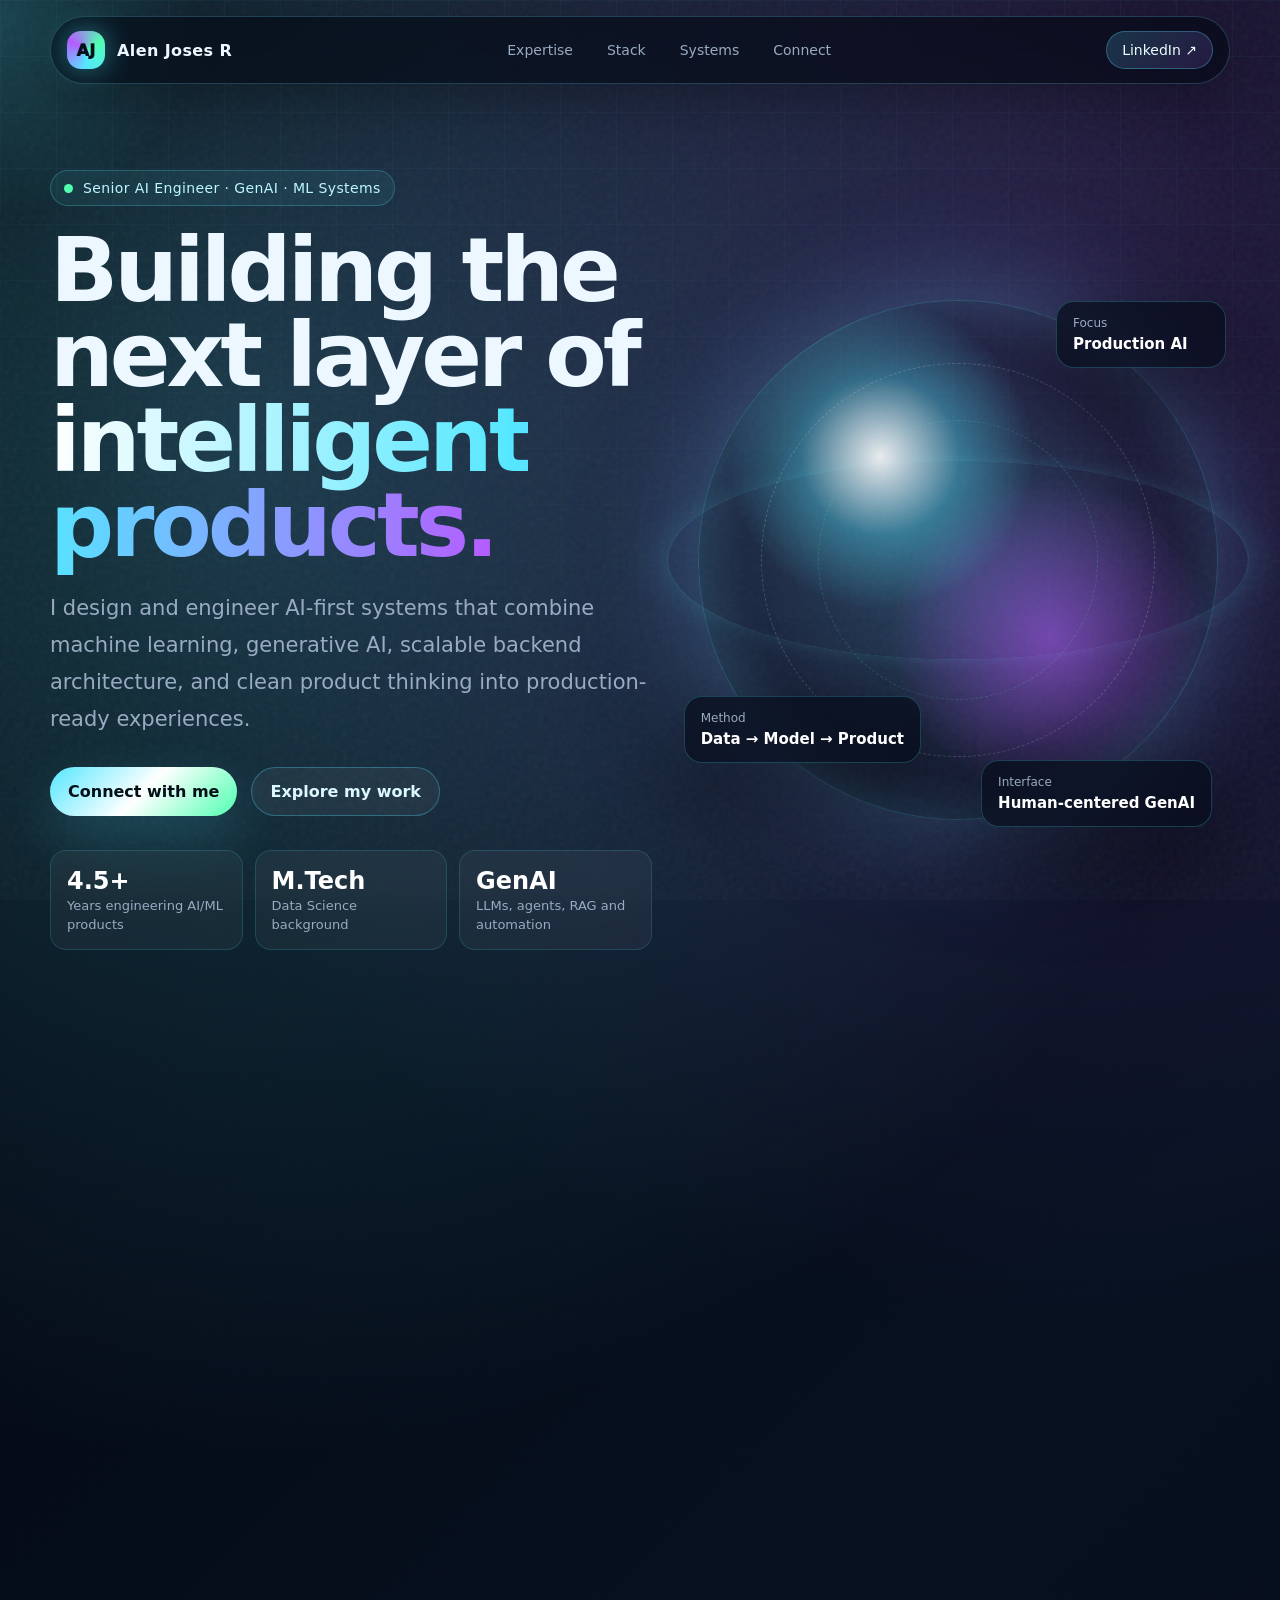
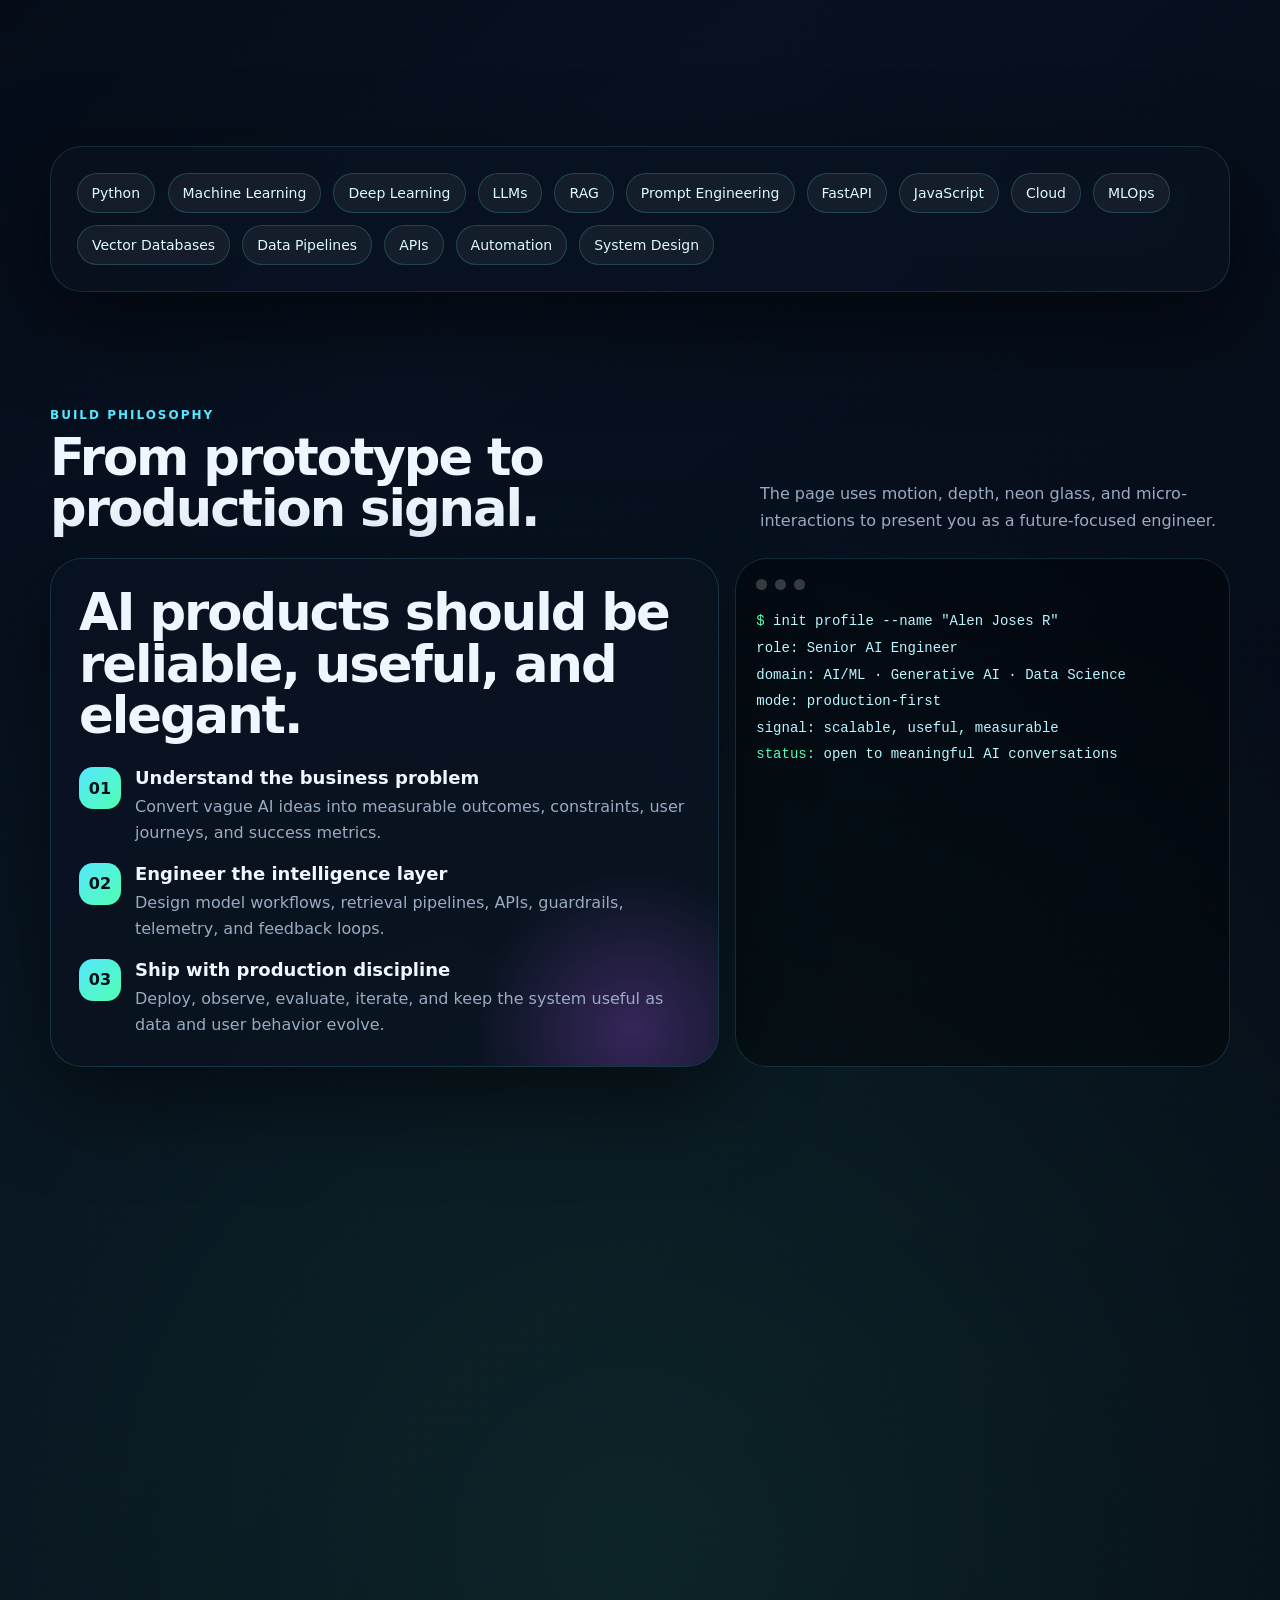
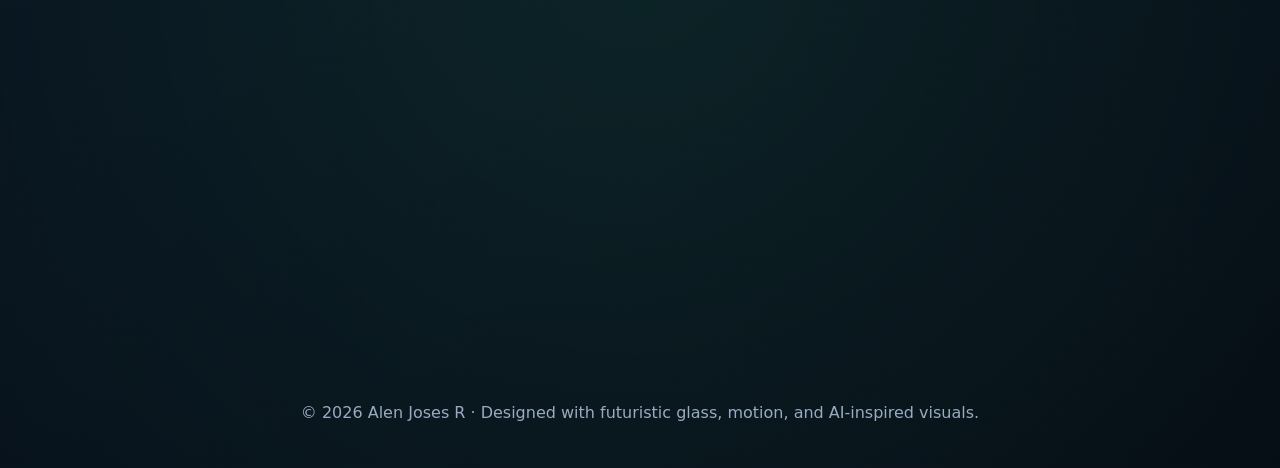
<file: index.html>
<!DOCTYPE html>
<html lang="en">
<head>
  <meta charset="UTF-8" />
  <meta name="viewport" content="width=device-width, initial-scale=1.0" />
  <title>Alen Joses R | AI/ML Engineer</title>
  <meta name="description" content="Futuristic portfolio landing page for Alen Joses R, AI/ML Engineer." />

  <link rel="icon" type="image/svg+xml" href="favicon.svg" />
  <link rel="stylesheet" href="css/styles.css" />

</head>
<body>
  <div class="noise"></div>
  <div class="cursor-glow" id="cursorGlow"></div>

  <header class="shell nav">
    <a href="#top" class="brand" aria-label="Alen Joses R home">
      <div class="brand-mark">AJ</div>
      <span>Alen Joses R</span>
    </a>

    <nav class="nav-links" aria-label="Primary navigation">
      <a href="#expertise">Expertise</a>
      <a href="#stack">Stack</a>
      <a href="#systems">Systems</a>
      <a href="#connect">Connect</a>
    </nav>

    <a class="nav-cta" href="https://in.linkedin.com/in/alenjoses-aiml-engineer" target="_blank" rel="noreferrer">
      LinkedIn ↗
    </a>
  </header>

  <main id="top">

    <!-- Hero -->
    <section class="shell hero">
      <div class="hero-copy reveal">
        <div class="eyebrow"><span class="pulse"></span> Senior AI Engineer · GenAI · ML Systems</div>
        <h1>Building the next layer of <span class="gradient-text">intelligent products.</span></h1>
        <p>
          I design and engineer AI-first systems that combine machine learning, generative AI, scalable backend architecture, and clean product thinking into production-ready experiences.
        </p>

        <div class="hero-actions">
          <a class="btn-primary" href="#connect">Connect with me</a>
          <a class="btn-ghost" href="#systems">Explore my work</a>
        </div>

        <div class="mini-stats" aria-label="Profile highlights">
          <div class="stat">
            <strong>4.5+</strong>
            <span>Years engineering AI/ML products</span>
          </div>
          <div class="stat">
            <strong>M.Tech</strong>
            <span>Data Science background</span>
          </div>
          <div class="stat">
            <strong>GenAI</strong>
            <span>LLMs, agents, RAG and automation</span>
          </div>
        </div>
      </div>

      <div class="hero-visual reveal" aria-hidden="true">
        <div class="orb-wrap" data-tilt>
          <div class="ring"></div>
          <div class="orb"></div>
        </div>

        <div class="node node-1" data-tilt>
          <small>Focus</small>
          <strong>Production AI</strong>
        </div>
        <div class="node node-2" data-tilt>
          <small>Method</small>
          <strong>Data → Model → Product</strong>
        </div>
        <div class="node node-3" data-tilt>
          <small>Interface</small>
          <strong>Human-centered GenAI</strong>
        </div>
      </div>
    </section>

    <!-- Expertise -->
    <section class="shell" id="expertise">
      <div class="section-head reveal">
        <div>
          <div class="section-kicker">Expertise</div>
          <h2>Where intelligence meets engineering.</h2>
        </div>
        <p>Use these sections as your portfolio pillars. Replace the descriptions with exact achievements, metrics, and project names when you are ready.</p>
      </div>

      <div class="cards">
        <article class="card reveal">
          <div class="icon">🧠</div>
          <h3>Generative AI Systems</h3>
          <p>RAG workflows, LLM integrations, agentic automation, prompt orchestration, evaluation loops, and secure enterprise AI experiences.</p>
        </article>
        <article class="card reveal">
          <div class="icon">⚙️</div>
          <h3>ML Engineering</h3>
          <p>Model development, feature pipelines, experimentation, deployment, monitoring, and reliable lifecycle management for ML-powered products.</p>
        </article>
        <article class="card reveal">
          <div class="icon">🚀</div>
          <h3>Product Architecture</h3>
          <p>Backend services, APIs, cloud-native patterns, scalable integrations, and polished user experiences around intelligent capabilities.</p>
        </article>
      </div>
    </section>

    <!-- Tech Stack -->
    <section class="shell" id="stack">
      <div class="section-head reveal">
        <div>
          <div class="section-kicker">Tech Stack</div>
          <h2>Modern tools for AI delivery.</h2>
        </div>
        <p>A visual skill cloud that feels alive. Edit the labels to match your strongest tools and frameworks.</p>
      </div>

      <div class="tech-cloud reveal" id="techCloud">
        <span class="chip">Python</span>
        <span class="chip">Machine Learning</span>
        <span class="chip">Deep Learning</span>
        <span class="chip">LLMs</span>
        <span class="chip">RAG</span>
        <span class="chip">Prompt Engineering</span>
        <span class="chip">FastAPI</span>
        <span class="chip">JavaScript</span>
        <span class="chip">Cloud</span>
        <span class="chip">MLOps</span>
        <span class="chip">Vector Databases</span>
        <span class="chip">Data Pipelines</span>
        <span class="chip">APIs</span>
        <span class="chip">Automation</span>
        <span class="chip">System Design</span>
      </div>
    </section>

    <!-- Build Philosophy -->
    <section class="shell" id="systems">
      <div class="section-head reveal">
        <div>
          <div class="section-kicker">Build Philosophy</div>
          <h2>From prototype to production signal.</h2>
        </div>
        <p>The page uses motion, depth, neon glass, and micro-interactions to present you as a future-focused engineer.</p>
      </div>

      <div class="project-grid">
        <div class="feature-panel reveal">
          <h2>AI products should be reliable, useful, and elegant.</h2>
          <div class="timeline">
            <div class="step">
              <div class="step-number">01</div>
              <div>
                <h3>Understand the business problem</h3>
                <p>Convert vague AI ideas into measurable outcomes, constraints, user journeys, and success metrics.</p>
              </div>
            </div>
            <div class="step">
              <div class="step-number">02</div>
              <div>
                <h3>Engineer the intelligence layer</h3>
                <p>Design model workflows, retrieval pipelines, APIs, guardrails, telemetry, and feedback loops.</p>
              </div>
            </div>
            <div class="step">
              <div class="step-number">03</div>
              <div>
                <h3>Ship with production discipline</h3>
                <p>Deploy, observe, evaluate, iterate, and keep the system useful as data and user behavior evolve.</p>
              </div>
            </div>
          </div>
        </div>

        <div class="terminal reveal" aria-label="Animated terminal style profile summary">
          <div class="terminal-top">
            <span class="dot"></span><span class="dot"></span><span class="dot"></span>
          </div>
          <div class="terminal-line"><span>$</span> init profile --name "Alen Joses R"</div>
          <div class="terminal-line">role: Senior AI Engineer</div>
          <div class="terminal-line">domain: AI/ML · Generative AI · Data Science</div>
          <div class="terminal-line">mode: production-first</div>
          <div class="terminal-line">signal: scalable, useful, measurable</div>
          <div class="terminal-line"><span>status:</span> open to meaningful AI conversations</div>
        </div>
      </div>
    </section>

    <!-- Verified Profile -->
    <section class="shell profile-badge-section" id="verified-profile">
      <div class="profile-badge-panel reveal">
        <div>
          <div class="section-kicker">Verified Profile</div>
          <h2>LinkedIn identity, separated cleanly.</h2>
          <p>
            Your official LinkedIn badge now has its own focused space instead of sitting inside the hero graphic. This keeps the top section cinematic while making the profile badge easier to notice.
          </p>
        </div>

        <div class="linkedin-card standalone" data-tilt>
          <div class="linkedin-card-header">
            <strong>Verified profile</strong>
            <span>LinkedIn badge</span>
          </div>
          <div class="badge-shell">
            <div class="badge-base LI-profile-badge" data-locale="en_US" data-size="medium" data-theme="dark" data-type="HORIZONTAL" data-vanity="alenjoses-aiml-engineer" data-version="v1"><a class="badge-base__link LI-simple-link" href="https://in.linkedin.com/in/alenjoses-aiml-engineer?trk=profile-badge">Alen Joses R</a></div>
          </div>
        </div>
      </div>
    </section>

    <!-- Connect -->
    <section class="shell" id="connect">
      <div class="contact-panel reveal">
        <div>
          <div class="section-kicker">Connect</div>
          <h2>Let's build what comes next.</h2>
          <p>
            Add this section near the end of your website to create a strong conversion point. The LinkedIn link opens your public profile directly.
          </p>
          <div class="hero-actions">
            <a class="btn-primary" href="https://in.linkedin.com/in/alenjoses-aiml-engineer" target="_blank" rel="noreferrer">Open LinkedIn</a>
            <a class="btn-ghost" href="mailto:alenjoses_r@comcast.com">Email me</a>
          </div>
        </div>

        <div class="holo-card" data-tilt>
          <div>
            <span>Digital identity</span><br />
            <strong>Alen Joses R</strong>
          </div>
          <div>
            <span>Specialization</span><br />
            <strong>AI/ML + GenAI Engineering</strong>
          </div>
          <div>
            <span>Profile</span><br />
            <strong>linkedin.com/in/alenjoses-aiml-engineer</strong>
          </div>
        </div>
      </div>
    </section>

  </main>

  <footer class="shell">
    © <span id="year"></span> Alen Joses R · Designed with futuristic glass, motion, and AI-inspired visuals.
  </footer>

  <script src="js/main.js"></script>
  <script src="https://platform.linkedin.com/badges/js/profile.js" async defer type="text/javascript"></script>
</body>
</html>
</file>
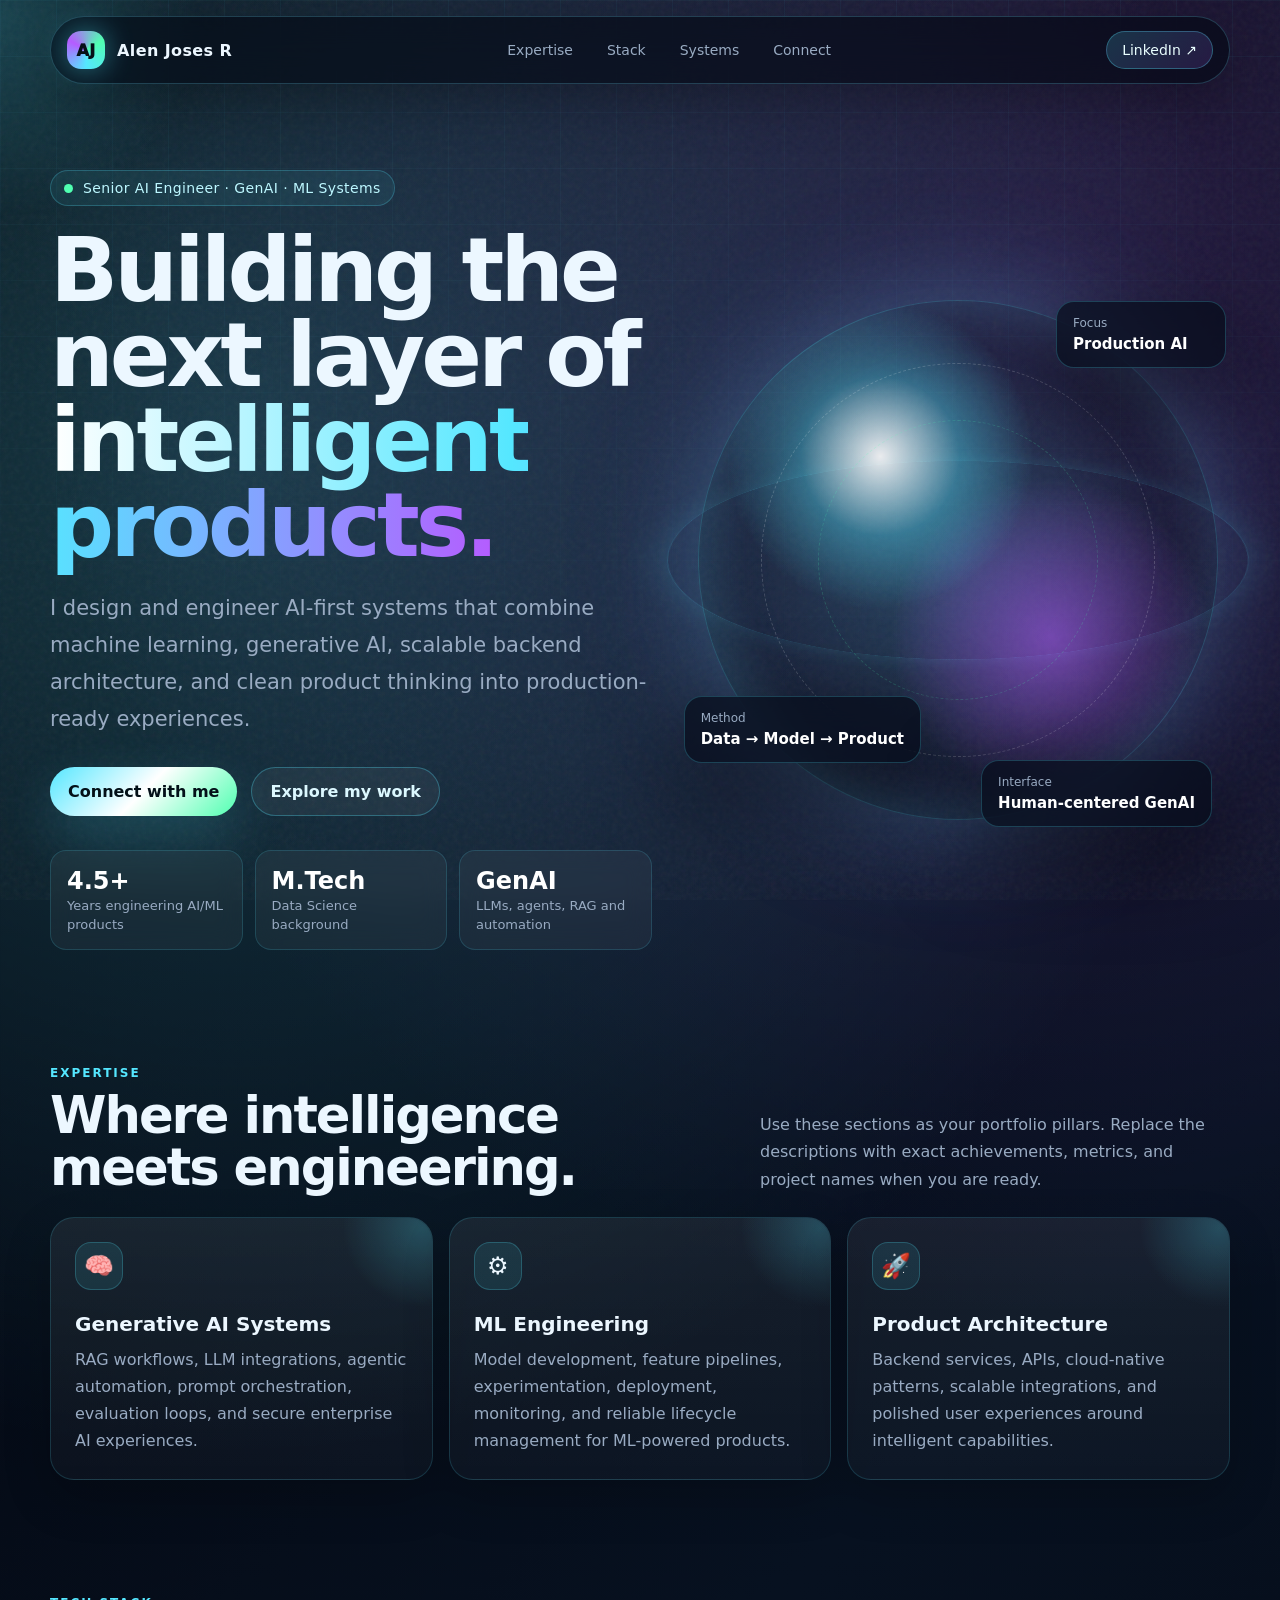
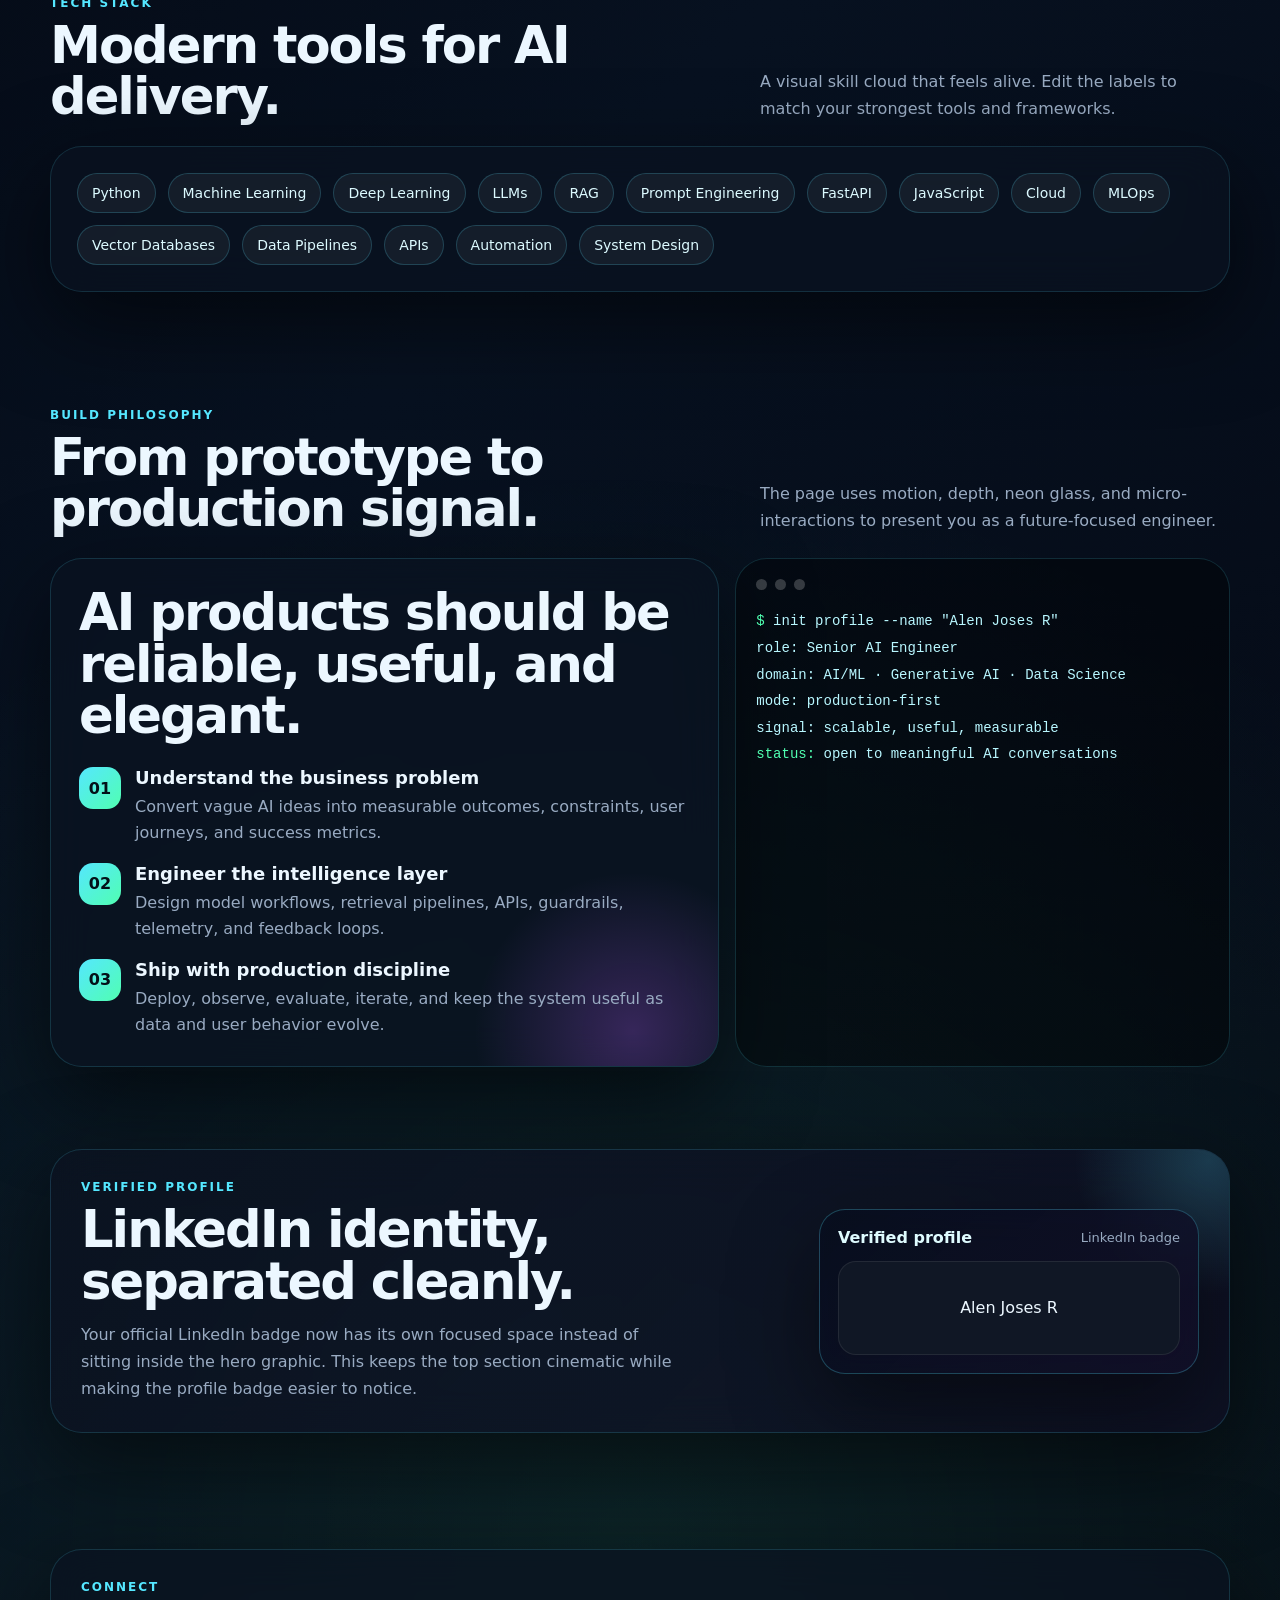
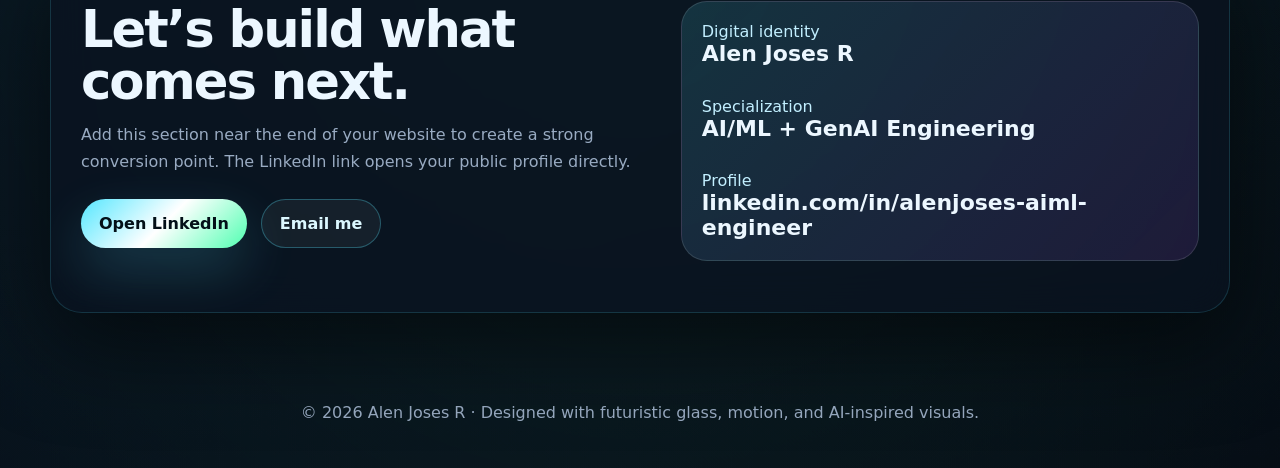
<file: futuristic_linkedin_portfolio.html>
<!DOCTYPE html>
<html lang="en">
<head>
  <meta charset="UTF-8" />
  <meta name="viewport" content="width=device-width, initial-scale=1.0" />
  <title>Alen Joses R | AI/ML Engineer</title>
  <meta name="description" content="Futuristic portfolio landing page for Alen Joses R, AI/ML Engineer." />

  <!-- LinkedIn Badge Script -->
  <script src="https://platform.linkedin.com/badges/js/profile.js" async defer type="text/javascript"></script>

  <style>
    :root {
      --bg: #05070d;
      --panel: rgba(11, 18, 32, 0.72);
      --panel-strong: rgba(14, 25, 45, 0.88);
      --text: #ecf7ff;
      --muted: #99abc2;
      --cyan: #55e7ff;
      --blue: #6b7cff;
      --violet: #b55cff;
      --green: #50ffb1;
      --line: rgba(115, 229, 255, 0.22);
      --shadow: 0 30px 90px rgba(0, 0, 0, 0.55);
      --radius-xl: 32px;
      --radius-lg: 24px;
      --radius-md: 16px;
      --max: 1180px;
    }

    * {
      box-sizing: border-box;
      margin: 0;
      padding: 0;
    }

    html {
      scroll-behavior: smooth;
    }

    body {
      min-height: 100vh;
      font-family: Inter, ui-sans-serif, system-ui, -apple-system, BlinkMacSystemFont, "Segoe UI", sans-serif;
      background:
        radial-gradient(circle at 18% 12%, rgba(85, 231, 255, 0.22), transparent 30%),
        radial-gradient(circle at 82% 8%, rgba(181, 92, 255, 0.18), transparent 29%),
        radial-gradient(circle at 50% 86%, rgba(80, 255, 177, 0.10), transparent 34%),
        linear-gradient(135deg, #02030a 0%, #071120 48%, #040711 100%);
      color: var(--text);
      overflow-x: hidden;
    }

    body::before {
      content: "";
      position: fixed;
      inset: 0;
      pointer-events: none;
      background-image:
        linear-gradient(rgba(85, 231, 255, 0.05) 1px, transparent 1px),
        linear-gradient(90deg, rgba(85, 231, 255, 0.05) 1px, transparent 1px);
      background-size: 56px 56px;
      mask-image: linear-gradient(to bottom, rgba(0,0,0,.88), transparent 88%);
      z-index: -3;
    }

    body::after {
      content: "";
      position: fixed;
      inset: 0;
      pointer-events: none;
      background: linear-gradient(120deg, transparent, rgba(255,255,255,.035), transparent);
      transform: translateX(-100%);
      animation: scan 9s linear infinite;
      z-index: -2;
    }

    @keyframes scan {
      0% { transform: translateX(-120%); }
      55%, 100% { transform: translateX(120%); }
    }

    a {
      color: inherit;
      text-decoration: none;
    }

    .noise {
      position: fixed;
      inset: 0;
      z-index: -1;
      opacity: .16;
      pointer-events: none;
      background-image: url("data:image/svg+xml,%3Csvg viewBox='0 0 200 200' xmlns='http://www.w3.org/2000/svg'%3E%3Cfilter id='n'%3E%3CfeTurbulence type='fractalNoise' baseFrequency='.85' numOctaves='3' stitchTiles='stitch'/%3E%3C/filter%3E%3Crect width='100%25' height='100%25' filter='url(%23n)' opacity='.32'/%3E%3C/svg%3E");
    }

    .cursor-glow {
      position: fixed;
      width: 420px;
      height: 420px;
      border-radius: 999px;
      background: radial-gradient(circle, rgba(85, 231, 255, .18), transparent 68%);
      pointer-events: none;
      transform: translate(-50%, -50%);
      z-index: -1;
      transition: opacity .25s ease;
    }

    .shell {
      width: min(var(--max), calc(100% - 40px));
      margin: 0 auto;
    }

    .nav {
      position: sticky;
      top: 16px;
      z-index: 30;
      display: flex;
      align-items: center;
      justify-content: space-between;
      gap: 18px;
      padding: 14px 16px;
      margin-top: 16px;
      border: 1px solid var(--line);
      border-radius: 999px;
      background: rgba(3, 8, 18, .62);
      backdrop-filter: blur(18px);
      box-shadow: 0 18px 50px rgba(0,0,0,.25);
    }

    .brand {
      display: flex;
      align-items: center;
      gap: 12px;
      font-weight: 800;
      letter-spacing: .4px;
    }

    .brand-mark {
      width: 38px;
      height: 38px;
      display: grid;
      place-items: center;
      border-radius: 14px;
      background: conic-gradient(from 180deg, var(--cyan), var(--violet), var(--green), var(--cyan));
      color: #061018;
      box-shadow: 0 0 28px rgba(85, 231, 255, .45);
      font-weight: 950;
    }

    .nav-links {
      display: flex;
      align-items: center;
      gap: 8px;
    }

    .nav-links a {
      padding: 10px 13px;
      color: var(--muted);
      font-size: 14px;
      border-radius: 999px;
      transition: .25s ease;
    }

    .nav-links a:hover {
      color: var(--text);
      background: rgba(85, 231, 255, .1);
    }

    .nav-cta,
    .btn-primary,
    .btn-ghost {
      display: inline-flex;
      align-items: center;
      justify-content: center;
      gap: 10px;
      border-radius: 999px;
      border: 1px solid rgba(85, 231, 255, .3);
      transition: transform .25s ease, box-shadow .25s ease, border-color .25s ease;
      white-space: nowrap;
    }

    .nav-cta {
      padding: 10px 15px;
      background: linear-gradient(135deg, rgba(85, 231, 255, .18), rgba(181, 92, 255, .16));
      font-size: 14px;
      color: #eaffff;
    }

    .nav-cta:hover,
    .btn-primary:hover,
    .btn-ghost:hover {
      transform: translateY(-2px);
      box-shadow: 0 18px 50px rgba(85, 231, 255, .16);
      border-color: rgba(85, 231, 255, .72);
    }

    .hero {
      position: relative;
      display: grid;
      grid-template-columns: 1.05fr .95fr;
      gap: 34px;
      align-items: center;
      padding: 86px 0 58px;
    }

    .hero-copy {
      position: relative;
      z-index: 2;
    }

    .eyebrow {
      display: inline-flex;
      align-items: center;
      gap: 10px;
      padding: 9px 13px;
      margin-bottom: 22px;
      border: 1px solid rgba(85, 231, 255, .24);
      border-radius: 999px;
      background: rgba(85, 231, 255, .07);
      color: #bdf7ff;
      font-size: 14px;
      letter-spacing: .4px;
    }

    .pulse {
      width: 9px;
      height: 9px;
      border-radius: 999px;
      background: var(--green);
      box-shadow: 0 0 0 rgba(80, 255, 177, .58);
      animation: pulse 1.8s infinite;
    }

    @keyframes pulse {
      0% { box-shadow: 0 0 0 0 rgba(80, 255, 177, .6); }
      70% { box-shadow: 0 0 0 12px rgba(80, 255, 177, 0); }
      100% { box-shadow: 0 0 0 0 rgba(80, 255, 177, 0); }
    }

    h1 {
      font-size: clamp(46px, 7vw, 92px);
      line-height: .95;
      letter-spacing: -4px;
      margin-bottom: 22px;
    }

    .gradient-text {
      background: linear-gradient(90deg, #ffffff, var(--cyan), var(--violet));
      -webkit-background-clip: text;
      background-clip: text;
      color: transparent;
    }

    .hero-copy p {
      max-width: 660px;
      color: var(--muted);
      font-size: clamp(17px, 2vw, 21px);
      line-height: 1.75;
      margin-bottom: 30px;
    }

    .hero-actions {
      display: flex;
      flex-wrap: wrap;
      gap: 14px;
      margin-bottom: 34px;
    }

    .btn-primary,
    .btn-ghost {
      padding: 14px 18px;
      font-weight: 750;
    }

    .btn-primary {
      color: #031018;
      border: none;
      background: linear-gradient(135deg, var(--cyan), #fff, var(--green));
      box-shadow: 0 22px 54px rgba(85, 231, 255, .20);
    }

    .btn-ghost {
      color: #dcf8ff;
      background: rgba(255,255,255,.05);
    }

    .mini-stats {
      display: grid;
      grid-template-columns: repeat(3, minmax(0, 1fr));
      gap: 12px;
      max-width: 620px;
    }

    .stat {
      padding: 16px;
      border: 1px solid rgba(85, 231, 255, .16);
      border-radius: var(--radius-md);
      background: rgba(255,255,255,.045);
      backdrop-filter: blur(12px);
    }

    .stat strong {
      display: block;
      font-size: 24px;
      color: #fff;
    }

    .stat span {
      color: var(--muted);
      font-size: 13px;
    }

    .hero-visual {
      position: relative;
      min-height: 590px;
      display: grid;
      place-items: center;
    }

    .orb-wrap {
      position: absolute;
      width: min(92vw, 520px);
      aspect-ratio: 1;
      border-radius: 50%;
      display: grid;
      place-items: center;
      animation: float 6s ease-in-out infinite;
    }

    @keyframes float {
      0%, 100% { transform: translateY(0); }
      50% { transform: translateY(-18px); }
    }

    .orb {
      width: 100%;
      height: 100%;
      border-radius: 50%;
      background:
        radial-gradient(circle at 35% 30%, rgba(255,255,255,.9), rgba(85,231,255,.35) 16%, transparent 31%),
        radial-gradient(circle at 68% 65%, rgba(181,92,255,.55), transparent 33%),
        radial-gradient(circle at 50% 50%, rgba(85,231,255,.18), rgba(8,14,28,.1) 58%, transparent 70%);
      border: 1px solid rgba(85, 231, 255, .24);
      box-shadow:
        inset 0 0 70px rgba(85, 231, 255, .16),
        0 0 110px rgba(85, 231, 255, .22),
        0 0 160px rgba(181, 92, 255, .12);
      position: relative;
      overflow: hidden;
    }

    .orb::before,
    .orb::after {
      content: "";
      position: absolute;
      inset: 12%;
      border-radius: 50%;
      border: 1px dashed rgba(255,255,255,.18);
      animation: rotate 18s linear infinite;
    }

    .orb::after {
      inset: 23%;
      animation-direction: reverse;
      animation-duration: 12s;
      border-color: rgba(80,255,177,.18);
    }

    @keyframes rotate {
      to { transform: rotate(360deg); }
    }

    .ring {
      position: absolute;
      width: 112%;
      height: 112%;
      border-radius: 50%;
      border: 1px solid rgba(85,231,255,.18);
      transform: rotateX(70deg) rotateZ(-18deg);
      box-shadow: 0 0 44px rgba(85,231,255,.14);
    }

    .node {
      position: absolute;
      min-width: 170px;
      padding: 14px 16px;
      border: 1px solid rgba(85,231,255,.22);
      border-radius: 18px;
      background: rgba(6,12,25,.72);
      backdrop-filter: blur(18px);
      box-shadow: var(--shadow);
    }

    .node small {
      display: block;
      color: var(--muted);
      margin-bottom: 4px;
      font-size: 12px;
    }

    .node strong {
      color: #fff;
      font-size: 15px;
    }

    .node-1 { top: 36px; right: 4px; }
    .node-2 { left: -2px; bottom: 92px; }
    .node-3 { right: 18px; bottom: 28px; }

    .linkedin-card {
      width: min(380px, 88vw);
      padding: 18px;
      border: 1px solid rgba(85,231,255,.26);
      border-radius: 26px;
      background: linear-gradient(135deg, rgba(7, 15, 30, .88), rgba(18, 15, 40, .78));
      backdrop-filter: blur(20px);
      box-shadow: 0 34px 90px rgba(0,0,0,.48);
    }

    .linkedin-card-header {
      display: flex;
      justify-content: space-between;
      align-items: center;
      gap: 10px;
      margin-bottom: 14px;
    }

    .linkedin-card-header span {
      color: var(--muted);
      font-size: 13px;
    }

    .linkedin-card-header strong {
      color: #dffcff;
    }

    .badge-shell {
      overflow: hidden;
      border-radius: 18px;
      border: 1px solid rgba(255,255,255,.08);
      background: #101725;
      min-height: 94px;
      display: grid;
      place-items: center;
      padding: 8px;
    }

    .profile-badge-section {
      padding-top: 24px;
    }

    .profile-badge-panel {
      display: grid;
      grid-template-columns: 1fr auto;
      gap: 24px;
      align-items: center;
      padding: 30px;
      border: 1px solid rgba(85,231,255,.16);
      border-radius: var(--radius-xl);
      background: linear-gradient(135deg, rgba(11,18,32,.74), rgba(18,15,40,.62));
      backdrop-filter: blur(20px);
      box-shadow: var(--shadow);
      overflow: hidden;
      position: relative;
    }

    .profile-badge-panel::before {
      content: "";
      position: absolute;
      width: 280px;
      height: 280px;
      right: -120px;
      top: -130px;
      border-radius: 50%;
      background: radial-gradient(circle, rgba(85,231,255,.2), transparent 68%);
    }

    .profile-badge-panel > * {
      position: relative;
      z-index: 1;
    }

    .profile-badge-panel p {
      max-width: 600px;
      color: var(--muted);
      line-height: 1.7;
      margin-top: 14px;
    }

    .linkedin-card.standalone {
      position: relative;
    }

    section {
      padding: 58px 0;
    }

    .section-head {
      display: flex;
      justify-content: space-between;
      align-items: end;
      gap: 22px;
      margin-bottom: 24px;
    }

    .section-kicker {
      color: var(--cyan);
      text-transform: uppercase;
      letter-spacing: 2px;
      font-size: 12px;
      font-weight: 850;
      margin-bottom: 10px;
    }

    h2 {
      font-size: clamp(30px, 4vw, 52px);
      line-height: 1;
      letter-spacing: -2px;
    }

    .section-head p {
      max-width: 470px;
      color: var(--muted);
      line-height: 1.7;
    }

    .cards {
      display: grid;
      grid-template-columns: repeat(3, minmax(0, 1fr));
      gap: 16px;
    }

    .card {
      position: relative;
      min-height: 244px;
      padding: 24px;
      border: 1px solid rgba(85,231,255,.16);
      border-radius: var(--radius-lg);
      background: linear-gradient(180deg, rgba(255,255,255,.065), rgba(255,255,255,.028));
      overflow: hidden;
      box-shadow: 0 18px 48px rgba(0,0,0,.20);
      transition: transform .28s ease, border-color .28s ease, background .28s ease;
    }

    .card:hover {
      transform: translateY(-8px);
      border-color: rgba(85,231,255,.46);
      background: linear-gradient(180deg, rgba(85,231,255,.12), rgba(255,255,255,.035));
    }

    .card::after {
      content: "";
      position: absolute;
      width: 160px;
      height: 160px;
      right: -70px;
      top: -70px;
      border-radius: 50%;
      background: radial-gradient(circle, rgba(85,231,255,.22), transparent 70%);
    }

    .icon {
      width: 48px;
      height: 48px;
      display: grid;
      place-items: center;
      margin-bottom: 22px;
      border-radius: 16px;
      background: rgba(85,231,255,.10);
      border: 1px solid rgba(85,231,255,.22);
      font-size: 24px;
    }

    .card h3 {
      font-size: 20px;
      margin-bottom: 10px;
    }

    .card p {
      color: var(--muted);
      line-height: 1.7;
    }

    .tech-cloud {
      display: flex;
      flex-wrap: wrap;
      gap: 12px;
      padding: 26px;
      border: 1px solid rgba(85,231,255,.14);
      border-radius: var(--radius-xl);
      background: var(--panel);
      box-shadow: var(--shadow);
      backdrop-filter: blur(20px);
    }

    .chip {
      position: relative;
      padding: 11px 14px;
      border-radius: 999px;
      color: #dcfaff;
      border: 1px solid rgba(85,231,255,.20);
      background: rgba(255,255,255,.05);
      font-size: 14px;
      transition: .25s ease;
    }

    .chip:hover {
      transform: translateY(-3px) scale(1.03);
      background: rgba(85,231,255,.12);
      border-color: rgba(85,231,255,.54);
    }

    .project-grid {
      display: grid;
      grid-template-columns: 1.15fr .85fr;
      gap: 16px;
    }

    .feature-panel,
    .contact-panel {
      border: 1px solid rgba(85,231,255,.16);
      border-radius: var(--radius-xl);
      background: var(--panel);
      backdrop-filter: blur(20px);
      box-shadow: var(--shadow);
      overflow: hidden;
    }

    .feature-panel {
      padding: 28px;
      min-height: 380px;
      position: relative;
    }

    .feature-panel::before {
      content: "";
      position: absolute;
      inset: auto -80px -130px auto;
      width: 330px;
      height: 330px;
      border-radius: 50%;
      background: radial-gradient(circle, rgba(181,92,255,.26), transparent 68%);
    }

    .timeline {
      display: grid;
      gap: 16px;
      margin-top: 26px;
      position: relative;
      z-index: 2;
    }

    .step {
      display: grid;
      grid-template-columns: 42px 1fr;
      gap: 14px;
      align-items: start;
    }

    .step-number {
      width: 42px;
      height: 42px;
      display: grid;
      place-items: center;
      border-radius: 14px;
      color: #031018;
      font-weight: 900;
      background: linear-gradient(135deg, var(--cyan), var(--green));
    }

    .step h3 {
      font-size: 18px;
      margin-bottom: 6px;
    }

    .step p {
      color: var(--muted);
      line-height: 1.65;
    }

    .terminal {
      padding: 20px;
      border-radius: var(--radius-xl);
      border: 1px solid rgba(85,231,255,.16);
      background: rgba(0,0,0,.38);
      min-height: 380px;
      font-family: "SFMono-Regular", Consolas, "Liberation Mono", monospace;
      overflow: hidden;
      position: relative;
    }

    .terminal-top {
      display: flex;
      gap: 8px;
      margin-bottom: 18px;
    }

    .dot {
      width: 11px;
      height: 11px;
      border-radius: 50%;
      background: rgba(255,255,255,.2);
    }

    .terminal-line {
      color: #b8f7ff;
      line-height: 1.9;
      font-size: 14px;
      opacity: 0;
      transform: translateY(8px);
      animation: lineIn .5s ease forwards;
    }

    .terminal-line:nth-child(2) { animation-delay: .15s; }
    .terminal-line:nth-child(3) { animation-delay: .45s; }
    .terminal-line:nth-child(4) { animation-delay: .75s; }
    .terminal-line:nth-child(5) { animation-delay: 1.05s; }
    .terminal-line:nth-child(6) { animation-delay: 1.35s; }
    .terminal-line:nth-child(7) { animation-delay: 1.65s; }

    @keyframes lineIn {
      to { opacity: 1; transform: translateY(0); }
    }

    .terminal-line span {
      color: var(--green);
    }

    .contact-panel {
      display: grid;
      grid-template-columns: 1fr .9fr;
      gap: 24px;
      align-items: center;
      padding: 30px;
    }

    .contact-panel p {
      color: var(--muted);
      line-height: 1.7;
      margin: 14px 0 24px;
    }

    .holo-card {
      padding: 20px;
      border-radius: 26px;
      border: 1px solid rgba(255,255,255,.12);
      background: linear-gradient(135deg, rgba(85,231,255,.14), rgba(181,92,255,.12));
      min-height: 260px;
      display: grid;
      align-content: space-between;
      position: relative;
      overflow: hidden;
    }

    .holo-card::before {
      content: "";
      position: absolute;
      inset: 0;
      background: linear-gradient(120deg, transparent, rgba(255,255,255,.13), transparent);
      transform: translateX(-100%);
      animation: shine 4.5s infinite;
    }

    @keyframes shine {
      0% { transform: translateX(-120%); }
      45%, 100% { transform: translateX(120%); }
    }

    .holo-card strong {
      font-size: 22px;
    }

    .holo-card span {
      color: #c2efff;
    }

    footer {
      padding: 32px 0 46px;
      color: var(--muted);
      text-align: center;
    }

    .reveal {
      opacity: 0;
      transform: translateY(28px);
      transition: opacity .7s ease, transform .7s ease;
    }

    .reveal.visible {
      opacity: 1;
      transform: translateY(0);
    }

    @media (max-width: 940px) {
      .hero,
      .project-grid,
      .contact-panel,
      .profile-badge-panel {
        grid-template-columns: 1fr;
      }

      .hero {
        padding-top: 62px;
      }

      .hero-visual {
        min-height: 560px;
      }

      .cards {
        grid-template-columns: 1fr;
      }

      .section-head {
        align-items: start;
        flex-direction: column;
      }
    }

    @media (max-width: 720px) {
      .shell {
        width: min(100% - 28px, var(--max));
      }

      .nav {
        border-radius: 24px;
        align-items: start;
      }

      .nav-links {
        display: none;
      }

      .brand span {
        max-width: 140px;
        overflow: hidden;
        text-overflow: ellipsis;
        white-space: nowrap;
      }

      h1 {
        letter-spacing: -2.4px;
      }

      .mini-stats {
        grid-template-columns: 1fr;
      }

      .hero-visual {
        min-height: 500px;
      }

      .node {
        min-width: 140px;
        padding: 12px;
      }

      .node-1 { right: -6px; }
      .node-2 { left: -6px; bottom: 82px; }
      .node-3 { right: 0; bottom: 12px; }

      .linkedin-card {
        width: 100%;
      }
    }
  </style>
</head>
<body>
  <div class="noise"></div>
  <div class="cursor-glow" id="cursorGlow"></div>

  <header class="shell nav">
    <a href="#top" class="brand" aria-label="Alen Joses R home">
      <div class="brand-mark">AJ</div>
      <span>Alen Joses R</span>
    </a>

    <nav class="nav-links" aria-label="Primary navigation">
      <a href="#expertise">Expertise</a>
      <a href="#stack">Stack</a>
      <a href="#systems">Systems</a>
      <a href="#connect">Connect</a>
    </nav>

    <a class="nav-cta" href="https://in.linkedin.com/in/alenjoses-aiml-engineer" target="_blank" rel="noreferrer">
      LinkedIn ↗
    </a>
  </header>

  <main id="top">
    <section class="shell hero">
      <div class="hero-copy reveal">
        <div class="eyebrow"><span class="pulse"></span> Senior AI Engineer · GenAI · ML Systems</div>
        <h1>Building the next layer of <span class="gradient-text">intelligent products.</span></h1>
        <p>
          I design and engineer AI-first systems that combine machine learning, generative AI, scalable backend architecture, and clean product thinking into production-ready experiences.
        </p>

        <div class="hero-actions">
          <a class="btn-primary" href="#connect">Connect with me</a>
          <a class="btn-ghost" href="#systems">Explore my work</a>
        </div>

        <div class="mini-stats" aria-label="Profile highlights">
          <div class="stat">
            <strong>4.5+</strong>
            <span>Years engineering AI/ML products</span>
          </div>
          <div class="stat">
            <strong>M.Tech</strong>
            <span>Data Science background</span>
          </div>
          <div class="stat">
            <strong>GenAI</strong>
            <span>LLMs, agents, RAG and automation</span>
          </div>
        </div>
      </div>

      <div class="hero-visual reveal" aria-hidden="true">
        <div class="orb-wrap" data-tilt>
          <div class="ring"></div>
          <div class="orb"></div>
        </div>

        <div class="node node-1" data-tilt>
          <small>Focus</small>
          <strong>Production AI</strong>
        </div>
        <div class="node node-2" data-tilt>
          <small>Method</small>
          <strong>Data → Model → Product</strong>
        </div>
        <div class="node node-3" data-tilt>
          <small>Interface</small>
          <strong>Human-centered GenAI</strong>
        </div>

      </div>
    </section>

    <section class="shell" id="expertise">
      <div class="section-head reveal">
        <div>
          <div class="section-kicker">Expertise</div>
          <h2>Where intelligence meets engineering.</h2>
        </div>
        <p>Use these sections as your portfolio pillars. Replace the descriptions with exact achievements, metrics, and project names when you are ready.</p>
      </div>

      <div class="cards">
        <article class="card reveal">
          <div class="icon">🧠</div>
          <h3>Generative AI Systems</h3>
          <p>RAG workflows, LLM integrations, agentic automation, prompt orchestration, evaluation loops, and secure enterprise AI experiences.</p>
        </article>
        <article class="card reveal">
          <div class="icon">⚙️</div>
          <h3>ML Engineering</h3>
          <p>Model development, feature pipelines, experimentation, deployment, monitoring, and reliable lifecycle management for ML-powered products.</p>
        </article>
        <article class="card reveal">
          <div class="icon">🚀</div>
          <h3>Product Architecture</h3>
          <p>Backend services, APIs, cloud-native patterns, scalable integrations, and polished user experiences around intelligent capabilities.</p>
        </article>
      </div>
    </section>

    <section class="shell" id="stack">
      <div class="section-head reveal">
        <div>
          <div class="section-kicker">Tech Stack</div>
          <h2>Modern tools for AI delivery.</h2>
        </div>
        <p>A visual skill cloud that feels alive. Edit the labels to match your strongest tools and frameworks.</p>
      </div>

      <div class="tech-cloud reveal" id="techCloud">
        <span class="chip">Python</span>
        <span class="chip">Machine Learning</span>
        <span class="chip">Deep Learning</span>
        <span class="chip">LLMs</span>
        <span class="chip">RAG</span>
        <span class="chip">Prompt Engineering</span>
        <span class="chip">FastAPI</span>
        <span class="chip">JavaScript</span>
        <span class="chip">Cloud</span>
        <span class="chip">MLOps</span>
        <span class="chip">Vector Databases</span>
        <span class="chip">Data Pipelines</span>
        <span class="chip">APIs</span>
        <span class="chip">Automation</span>
        <span class="chip">System Design</span>
      </div>
    </section>

    <section class="shell" id="systems">
      <div class="section-head reveal">
        <div>
          <div class="section-kicker">Build Philosophy</div>
          <h2>From prototype to production signal.</h2>
        </div>
        <p>The page uses motion, depth, neon glass, and micro-interactions to present you as a future-focused engineer.</p>
      </div>

      <div class="project-grid">
        <div class="feature-panel reveal">
          <h2>AI products should be reliable, useful, and elegant.</h2>
          <div class="timeline">
            <div class="step">
              <div class="step-number">01</div>
              <div>
                <h3>Understand the business problem</h3>
                <p>Convert vague AI ideas into measurable outcomes, constraints, user journeys, and success metrics.</p>
              </div>
            </div>
            <div class="step">
              <div class="step-number">02</div>
              <div>
                <h3>Engineer the intelligence layer</h3>
                <p>Design model workflows, retrieval pipelines, APIs, guardrails, telemetry, and feedback loops.</p>
              </div>
            </div>
            <div class="step">
              <div class="step-number">03</div>
              <div>
                <h3>Ship with production discipline</h3>
                <p>Deploy, observe, evaluate, iterate, and keep the system useful as data and user behavior evolve.</p>
              </div>
            </div>
          </div>
        </div>

        <div class="terminal reveal" aria-label="Animated terminal style profile summary">
          <div class="terminal-top">
            <span class="dot"></span><span class="dot"></span><span class="dot"></span>
          </div>
          <div class="terminal-line"><span>$</span> init profile --name "Alen Joses R"</div>
          <div class="terminal-line">role: Senior AI Engineer</div>
          <div class="terminal-line">domain: AI/ML · Generative AI · Data Science</div>
          <div class="terminal-line">mode: production-first</div>
          <div class="terminal-line">signal: scalable, useful, measurable</div>
          <div class="terminal-line"><span>status:</span> open to meaningful AI conversations</div>
        </div>
      </div>
    </section>

    <section class="shell profile-badge-section" id="verified-profile">
      <div class="profile-badge-panel reveal">
        <div>
          <div class="section-kicker">Verified Profile</div>
          <h2>LinkedIn identity, separated cleanly.</h2>
          <p>
            Your official LinkedIn badge now has its own focused space instead of sitting inside the hero graphic. This keeps the top section cinematic while making the profile badge easier to notice.
          </p>
        </div>

        <div class="linkedin-card standalone" data-tilt>
          <div class="linkedin-card-header">
            <strong>Verified profile</strong>
            <span>LinkedIn badge</span>
          </div>
          <div class="badge-shell">
            <div class="badge-base LI-profile-badge" data-locale="en_US" data-size="medium" data-theme="dark" data-type="HORIZONTAL" data-vanity="alenjoses-aiml-engineer" data-version="v1">
              <a class="badge-base__link LI-simple-link" href="https://in.linkedin.com/in/alenjoses-aiml-engineer?trk=profile-badge">Alen Joses R</a>
            </div>
          </div>
        </div>
      </div>
    </section>

    <section class="shell" id="connect">
      <div class="contact-panel reveal">
        <div>
          <div class="section-kicker">Connect</div>
          <h2>Let’s build what comes next.</h2>
          <p>
            Add this section near the end of your website to create a strong conversion point. The LinkedIn link opens your public profile directly.
          </p>
          <div class="hero-actions">
            <a class="btn-primary" href="https://in.linkedin.com/in/alenjoses-aiml-engineer" target="_blank" rel="noreferrer">Open LinkedIn</a>
            <a class="btn-ghost" href="mailto:alenjoses_r@comcast.com">Email me</a>
          </div>
        </div>

        <div class="holo-card" data-tilt>
          <div>
            <span>Digital identity</span><br />
            <strong>Alen Joses R</strong>
          </div>
          <div>
            <span>Specialization</span><br />
            <strong>AI/ML + GenAI Engineering</strong>
          </div>
          <div>
            <span>Profile</span><br />
            <strong>linkedin.com/in/alenjoses-aiml-engineer</strong>
          </div>
        </div>
      </div>
    </section>
  </main>

  <footer class="shell">
    © <span id="year"></span> Alen Joses R · Designed with futuristic glass, motion, and AI-inspired visuals.
  </footer>

  <script>
    const year = document.getElementById('year');
    year.textContent = new Date().getFullYear();

    const glow = document.getElementById('cursorGlow');
    window.addEventListener('pointermove', (event) => {
      glow.style.left = `${event.clientX}px`;
      glow.style.top = `${event.clientY}px`;
      glow.style.opacity = '1';
    });

    window.addEventListener('pointerleave', () => {
      glow.style.opacity = '0';
    });

    const observer = new IntersectionObserver((entries) => {
      entries.forEach((entry) => {
        if (entry.isIntersecting) {
          entry.target.classList.add('visible');
          observer.unobserve(entry.target);
        }
      });
    }, { threshold: 0.14 });

    document.querySelectorAll('.reveal').forEach((element) => observer.observe(element));

    document.querySelectorAll('[data-tilt]').forEach((card) => {
      card.addEventListener('pointermove', (event) => {
        const rect = card.getBoundingClientRect();
        const x = event.clientX - rect.left;
        const y = event.clientY - rect.top;
        const rotateY = ((x / rect.width) - 0.5) * 10;
        const rotateX = ((y / rect.height) - 0.5) * -10;
        card.style.transform = `perspective(900px) rotateX(${rotateX}deg) rotateY(${rotateY}deg)`;
      });

      card.addEventListener('pointerleave', () => {
        card.style.transform = '';
      });
    });

    const techCloud = document.getElementById('techCloud');
    const chips = techCloud.querySelectorAll('.chip');
    chips.forEach((chip, index) => {
      chip.style.animation = `floatChip ${3.8 + (index % 5) * 0.25}s ease-in-out ${index * 0.06}s infinite`;
    });

    const style = document.createElement('style');
    style.textContent = `
      @keyframes floatChip {
        0%, 100% { transform: translateY(0); }
        50% { transform: translateY(-6px); }
      }
    `;
    document.head.appendChild(style);
  </script>
</body>
</html>
</file>
<file: css/styles.css>
:root {
  --bg: #05070d;
  --panel: rgba(11, 18, 32, 0.72);
  --panel-strong: rgba(14, 25, 45, 0.88);
  --text: #ecf7ff;
  --muted: #99abc2;
  --cyan: #55e7ff;
  --blue: #6b7cff;
  --violet: #b55cff;
  --green: #50ffb1;
  --line: rgba(115, 229, 255, 0.22);
  --shadow: 0 30px 90px rgba(0, 0, 0, 0.55);
  --radius-xl: 32px;
  --radius-lg: 24px;
  --radius-md: 16px;
  --max: 1180px;
}

* {
  box-sizing: border-box;
  margin: 0;
  padding: 0;
}

html {
  scroll-behavior: smooth;
}

body {
  min-height: 100vh;
  font-family: Inter, ui-sans-serif, system-ui, -apple-system, BlinkMacSystemFont, "Segoe UI", sans-serif;
  background:
    radial-gradient(circle at 18% 12%, rgba(85, 231, 255, 0.22), transparent 30%),
    radial-gradient(circle at 82% 8%, rgba(181, 92, 255, 0.18), transparent 29%),
    radial-gradient(circle at 50% 86%, rgba(80, 255, 177, 0.10), transparent 34%),
    linear-gradient(135deg, #02030a 0%, #071120 48%, #040711 100%);
  color: var(--text);
  overflow-x: hidden;
}

body::before {
  content: "";
  position: fixed;
  inset: 0;
  pointer-events: none;
  background-image:
    linear-gradient(rgba(85, 231, 255, 0.05) 1px, transparent 1px),
    linear-gradient(90deg, rgba(85, 231, 255, 0.05) 1px, transparent 1px);
  background-size: 56px 56px;
  mask-image: linear-gradient(to bottom, rgba(0,0,0,.88), transparent 88%);
  z-index: -3;
}

body::after {
  content: "";
  position: fixed;
  inset: 0;
  pointer-events: none;
  background: linear-gradient(120deg, transparent, rgba(255,255,255,.035), transparent);
  transform: translateX(-100%);
  animation: scan 9s linear infinite;
  z-index: -2;
}

@keyframes scan {
  0% { transform: translateX(-120%); }
  55%, 100% { transform: translateX(120%); }
}

a {
  color: inherit;
  text-decoration: none;
}

/* ── Utilities ──────────────────────────────────────────── */

.noise {
  position: fixed;
  inset: 0;
  z-index: -1;
  opacity: .16;
  pointer-events: none;
  background-image: url("data:image/svg+xml,%3Csvg viewBox='0 0 200 200' xmlns='http://www.w3.org/2000/svg'%3E%3Cfilter id='n'%3E%3CfeTurbulence type='fractalNoise' baseFrequency='.85' numOctaves='3' stitchTiles='stitch'/%3E%3C/filter%3E%3Crect width='100%25' height='100%25' filter='url(%23n)' opacity='.32'/%3E%3C/svg%3E");
}

.cursor-glow {
  position: fixed;
  width: 420px;
  height: 420px;
  border-radius: 999px;
  background: radial-gradient(circle, rgba(85, 231, 255, .18), transparent 68%);
  pointer-events: none;
  transform: translate(-50%, -50%);
  z-index: -1;
  transition: opacity .25s ease;
}

.shell {
  width: min(var(--max), calc(100% - 40px));
  margin: 0 auto;
}

/* ── Navigation ─────────────────────────────────────────── */

.nav {
  position: sticky;
  top: 16px;
  z-index: 30;
  display: flex;
  align-items: center;
  justify-content: space-between;
  gap: 18px;
  padding: 14px 16px;
  margin-top: 16px;
  border: 1px solid var(--line);
  border-radius: 999px;
  background: rgba(3, 8, 18, .62);
  backdrop-filter: blur(18px);
  box-shadow: 0 18px 50px rgba(0,0,0,.25);
}

.brand {
  display: flex;
  align-items: center;
  gap: 12px;
  font-weight: 800;
  letter-spacing: .4px;
}

.brand-mark {
  width: 38px;
  height: 38px;
  display: grid;
  place-items: center;
  border-radius: 14px;
  background: conic-gradient(from 180deg, var(--cyan), var(--violet), var(--green), var(--cyan));
  color: #061018;
  box-shadow: 0 0 28px rgba(85, 231, 255, .45);
  font-weight: 950;
}

.nav-links {
  display: flex;
  align-items: center;
  gap: 8px;
}

.nav-links a {
  padding: 10px 13px;
  color: var(--muted);
  font-size: 14px;
  border-radius: 999px;
  transition: .25s ease;
}

.nav-links a:hover {
  color: var(--text);
  background: rgba(85, 231, 255, .1);
}

.nav-cta,
.btn-primary,
.btn-ghost {
  display: inline-flex;
  align-items: center;
  justify-content: center;
  gap: 10px;
  border-radius: 999px;
  border: 1px solid rgba(85, 231, 255, .3);
  transition: transform .25s ease, box-shadow .25s ease, border-color .25s ease;
  white-space: nowrap;
}

.nav-cta {
  padding: 10px 15px;
  background: linear-gradient(135deg, rgba(85, 231, 255, .18), rgba(181, 92, 255, .16));
  font-size: 14px;
  color: #eaffff;
}

.nav-cta:hover,
.btn-primary:hover,
.btn-ghost:hover {
  transform: translateY(-2px);
  box-shadow: 0 18px 50px rgba(85, 231, 255, .16);
  border-color: rgba(85, 231, 255, .72);
}

/* ── Hero ───────────────────────────────────────────────── */

.hero {
  position: relative;
  display: grid;
  grid-template-columns: 1.05fr .95fr;
  gap: 34px;
  align-items: center;
  padding: 86px 0 58px;
}

.hero-copy {
  position: relative;
  z-index: 2;
}

.eyebrow {
  display: inline-flex;
  align-items: center;
  gap: 10px;
  padding: 9px 13px;
  margin-bottom: 22px;
  border: 1px solid rgba(85, 231, 255, .24);
  border-radius: 999px;
  background: rgba(85, 231, 255, .07);
  color: #bdf7ff;
  font-size: 14px;
  letter-spacing: .4px;
}

.pulse {
  width: 9px;
  height: 9px;
  border-radius: 999px;
  background: var(--green);
  box-shadow: 0 0 0 rgba(80, 255, 177, .58);
  animation: pulse 1.8s infinite;
}

@keyframes pulse {
  0% { box-shadow: 0 0 0 0 rgba(80, 255, 177, .6); }
  70% { box-shadow: 0 0 0 12px rgba(80, 255, 177, 0); }
  100% { box-shadow: 0 0 0 0 rgba(80, 255, 177, 0); }
}

h1 {
  font-size: clamp(46px, 7vw, 92px);
  line-height: .95;
  letter-spacing: -4px;
  margin-bottom: 22px;
}

.gradient-text {
  background: linear-gradient(90deg, #ffffff, var(--cyan), var(--violet));
  -webkit-background-clip: text;
  background-clip: text;
  color: transparent;
}

.hero-copy p {
  max-width: 660px;
  color: var(--muted);
  font-size: clamp(17px, 2vw, 21px);
  line-height: 1.75;
  margin-bottom: 30px;
}

.hero-actions {
  display: flex;
  flex-wrap: wrap;
  gap: 14px;
  margin-bottom: 34px;
}

.btn-primary,
.btn-ghost {
  padding: 14px 18px;
  font-weight: 750;
}

.btn-primary {
  color: #031018;
  border: none;
  background: linear-gradient(135deg, var(--cyan), #fff, var(--green));
  box-shadow: 0 22px 54px rgba(85, 231, 255, .20);
}

.btn-ghost {
  color: #dcf8ff;
  background: rgba(255,255,255,.05);
}

/* ── Stats ──────────────────────────────────────────────── */

.mini-stats {
  display: grid;
  grid-template-columns: repeat(3, minmax(0, 1fr));
  gap: 12px;
  max-width: 620px;
}

.stat {
  padding: 16px;
  border: 1px solid rgba(85, 231, 255, .16);
  border-radius: var(--radius-md);
  background: rgba(255,255,255,.045);
  backdrop-filter: blur(12px);
}

.stat strong {
  display: block;
  font-size: 24px;
  color: #fff;
}

.stat span {
  color: var(--muted);
  font-size: 13px;
}

/* ── Hero Visual / Orb ──────────────────────────────────── */

.hero-visual {
  position: relative;
  min-height: 590px;
  display: grid;
  place-items: center;
}

.orb-wrap {
  position: absolute;
  width: min(92vw, 520px);
  aspect-ratio: 1;
  border-radius: 50%;
  display: grid;
  place-items: center;
  animation: float 6s ease-in-out infinite;
}

@keyframes float {
  0%, 100% { transform: translateY(0); }
  50% { transform: translateY(-18px); }
}

.orb {
  width: 100%;
  height: 100%;
  border-radius: 50%;
  background:
    radial-gradient(circle at 35% 30%, rgba(255,255,255,.9), rgba(85,231,255,.35) 16%, transparent 31%),
    radial-gradient(circle at 68% 65%, rgba(181,92,255,.55), transparent 33%),
    radial-gradient(circle at 50% 50%, rgba(85,231,255,.18), rgba(8,14,28,.1) 58%, transparent 70%);
  border: 1px solid rgba(85, 231, 255, .24);
  box-shadow:
    inset 0 0 70px rgba(85, 231, 255, .16),
    0 0 110px rgba(85, 231, 255, .22),
    0 0 160px rgba(181, 92, 255, .12);
  position: relative;
  overflow: hidden;
}

.orb::before,
.orb::after {
  content: "";
  position: absolute;
  inset: 12%;
  border-radius: 50%;
  border: 1px dashed rgba(255,255,255,.18);
  animation: rotate 18s linear infinite;
}

.orb::after {
  inset: 23%;
  animation-direction: reverse;
  animation-duration: 12s;
  border-color: rgba(80,255,177,.18);
}

@keyframes rotate {
  to { transform: rotate(360deg); }
}

.ring {
  position: absolute;
  width: 112%;
  height: 112%;
  border-radius: 50%;
  border: 1px solid rgba(85,231,255,.18);
  transform: rotateX(70deg) rotateZ(-18deg);
  box-shadow: 0 0 44px rgba(85,231,255,.14);
}

/* ── Floating Nodes ─────────────────────────────────────── */

.node {
  position: absolute;
  min-width: 170px;
  padding: 14px 16px;
  border: 1px solid rgba(85,231,255,.22);
  border-radius: 18px;
  background: rgba(6,12,25,.72);
  backdrop-filter: blur(18px);
  box-shadow: var(--shadow);
}

.node small {
  display: block;
  color: var(--muted);
  margin-bottom: 4px;
  font-size: 12px;
}

.node strong {
  color: #fff;
  font-size: 15px;
}

.node-1 { top: 36px; right: 4px; }
.node-2 { left: -2px; bottom: 92px; }
.node-3 { right: 18px; bottom: 28px; }

/* ── LinkedIn Card ──────────────────────────────────────── */

.linkedin-card {
  width: min(380px, 88vw);
  padding: 18px;
  border: 1px solid rgba(85,231,255,.26);
  border-radius: 26px;
  background: linear-gradient(135deg, rgba(7, 15, 30, .88), rgba(18, 15, 40, .78));
  backdrop-filter: blur(20px);
  box-shadow: 0 34px 90px rgba(0,0,0,.48);
}

.linkedin-card-header {
  display: flex;
  justify-content: space-between;
  align-items: center;
  gap: 10px;
  margin-bottom: 14px;
}

.linkedin-card-header span {
  color: var(--muted);
  font-size: 13px;
}

.linkedin-card-header strong {
  color: #dffcff;
}

.badge-shell {
  overflow: visible;
  border-radius: 18px;
  border: 1px solid rgba(255,255,255,.08);
  background: #101725;
  min-height: 94px;
  display: grid;
  place-items: center;
  padding: 8px;
}

.profile-badge-section {
  padding-top: 24px;
}

.profile-badge-panel {
  display: grid;
  grid-template-columns: 1fr auto;
  gap: 24px;
  align-items: center;
  padding: 30px;
  border: 1px solid rgba(85,231,255,.16);
  border-radius: var(--radius-xl);
  background: linear-gradient(135deg, rgba(11,18,32,.74), rgba(18,15,40,.62));
  backdrop-filter: blur(20px);
  box-shadow: var(--shadow);
  overflow: hidden;
  position: relative;
}

.profile-badge-panel::before {
  content: "";
  position: absolute;
  width: 280px;
  height: 280px;
  right: -120px;
  top: -130px;
  border-radius: 50%;
  background: radial-gradient(circle, rgba(85,231,255,.2), transparent 68%);
}

.profile-badge-panel > * {
  position: relative;
  z-index: 1;
}

.profile-badge-panel p {
  max-width: 600px;
  color: var(--muted);
  line-height: 1.7;
  margin-top: 14px;
}

.linkedin-card.standalone {
  position: relative;
}

/* ── Sections ───────────────────────────────────────────── */

section {
  padding: 58px 0;
}

.section-head {
  display: flex;
  justify-content: space-between;
  align-items: end;
  gap: 22px;
  margin-bottom: 24px;
}

.section-kicker {
  color: var(--cyan);
  text-transform: uppercase;
  letter-spacing: 2px;
  font-size: 12px;
  font-weight: 850;
  margin-bottom: 10px;
}

h2 {
  font-size: clamp(30px, 4vw, 52px);
  line-height: 1;
  letter-spacing: -2px;
}

.section-head p {
  max-width: 470px;
  color: var(--muted);
  line-height: 1.7;
}

/* ── Cards ──────────────────────────────────────────────── */

.cards {
  display: grid;
  grid-template-columns: repeat(3, minmax(0, 1fr));
  gap: 16px;
}

.card {
  position: relative;
  min-height: 244px;
  padding: 24px;
  border: 1px solid rgba(85,231,255,.16);
  border-radius: var(--radius-lg);
  background: linear-gradient(180deg, rgba(255,255,255,.065), rgba(255,255,255,.028));
  overflow: hidden;
  box-shadow: 0 18px 48px rgba(0,0,0,.20);
  transition: transform .28s ease, border-color .28s ease, background .28s ease;
}

.card:hover {
  transform: translateY(-8px);
  border-color: rgba(85,231,255,.46);
  background: linear-gradient(180deg, rgba(85,231,255,.12), rgba(255,255,255,.035));
}

.card::after {
  content: "";
  position: absolute;
  width: 160px;
  height: 160px;
  right: -70px;
  top: -70px;
  border-radius: 50%;
  background: radial-gradient(circle, rgba(85,231,255,.22), transparent 70%);
}

.icon {
  width: 48px;
  height: 48px;
  display: grid;
  place-items: center;
  margin-bottom: 22px;
  border-radius: 16px;
  background: rgba(85,231,255,.10);
  border: 1px solid rgba(85,231,255,.22);
  font-size: 24px;
}

.card h3 {
  font-size: 20px;
  margin-bottom: 10px;
}

.card p {
  color: var(--muted);
  line-height: 1.7;
}

/* ── Tech Cloud ─────────────────────────────────────────── */

.tech-cloud {
  display: flex;
  flex-wrap: wrap;
  gap: 12px;
  padding: 26px;
  border: 1px solid rgba(85,231,255,.14);
  border-radius: var(--radius-xl);
  background: var(--panel);
  box-shadow: var(--shadow);
  backdrop-filter: blur(20px);
}

.chip {
  position: relative;
  padding: 11px 14px;
  border-radius: 999px;
  color: #dcfaff;
  border: 1px solid rgba(85,231,255,.20);
  background: rgba(255,255,255,.05);
  font-size: 14px;
  transition: .25s ease;
}

.chip:hover {
  transform: translateY(-3px) scale(1.03);
  background: rgba(85,231,255,.12);
  border-color: rgba(85,231,255,.54);
}

/* ── Build Philosophy ───────────────────────────────────── */

.project-grid {
  display: grid;
  grid-template-columns: 1.15fr .85fr;
  gap: 16px;
}

.feature-panel,
.contact-panel {
  border: 1px solid rgba(85,231,255,.16);
  border-radius: var(--radius-xl);
  background: var(--panel);
  backdrop-filter: blur(20px);
  box-shadow: var(--shadow);
  overflow: hidden;
}

.feature-panel {
  padding: 28px;
  min-height: 380px;
  position: relative;
}

.feature-panel::before {
  content: "";
  position: absolute;
  inset: auto -80px -130px auto;
  width: 330px;
  height: 330px;
  border-radius: 50%;
  background: radial-gradient(circle, rgba(181,92,255,.26), transparent 68%);
}

.timeline {
  display: grid;
  gap: 16px;
  margin-top: 26px;
  position: relative;
  z-index: 2;
}

.step {
  display: grid;
  grid-template-columns: 42px 1fr;
  gap: 14px;
  align-items: start;
}

.step-number {
  width: 42px;
  height: 42px;
  display: grid;
  place-items: center;
  border-radius: 14px;
  color: #031018;
  font-weight: 900;
  background: linear-gradient(135deg, var(--cyan), var(--green));
}

.step h3 {
  font-size: 18px;
  margin-bottom: 6px;
}

.step p {
  color: var(--muted);
  line-height: 1.65;
}

/* ── Terminal ───────────────────────────────────────────── */

.terminal {
  padding: 20px;
  border-radius: var(--radius-xl);
  border: 1px solid rgba(85,231,255,.16);
  background: rgba(0,0,0,.38);
  min-height: 380px;
  font-family: "SFMono-Regular", Consolas, "Liberation Mono", monospace;
  overflow: hidden;
  position: relative;
}

.terminal-top {
  display: flex;
  gap: 8px;
  margin-bottom: 18px;
}

.dot {
  width: 11px;
  height: 11px;
  border-radius: 50%;
  background: rgba(255,255,255,.2);
}

.terminal-line {
  color: #b8f7ff;
  line-height: 1.9;
  font-size: 14px;
  opacity: 0;
  transform: translateY(8px);
  animation: lineIn .5s ease forwards;
}

.terminal-line:nth-child(2) { animation-delay: .15s; }
.terminal-line:nth-child(3) { animation-delay: .45s; }
.terminal-line:nth-child(4) { animation-delay: .75s; }
.terminal-line:nth-child(5) { animation-delay: 1.05s; }
.terminal-line:nth-child(6) { animation-delay: 1.35s; }
.terminal-line:nth-child(7) { animation-delay: 1.65s; }

@keyframes lineIn {
  to { opacity: 1; transform: translateY(0); }
}

.terminal-line span {
  color: var(--green);
}

/* ── Connect Panel ──────────────────────────────────────── */

.contact-panel {
  display: grid;
  grid-template-columns: 1fr .9fr;
  gap: 24px;
  align-items: center;
  padding: 30px;
}

.contact-panel p {
  color: var(--muted);
  line-height: 1.7;
  margin: 14px 0 24px;
}

.holo-card {
  padding: 20px;
  border-radius: 26px;
  border: 1px solid rgba(255,255,255,.12);
  background: linear-gradient(135deg, rgba(85,231,255,.14), rgba(181,92,255,.12));
  min-height: 260px;
  display: grid;
  align-content: space-between;
  position: relative;
  overflow: hidden;
}

.holo-card::before {
  content: "";
  position: absolute;
  inset: 0;
  background: linear-gradient(120deg, transparent, rgba(255,255,255,.13), transparent);
  transform: translateX(-100%);
  animation: shine 4.5s infinite;
}

@keyframes shine {
  0% { transform: translateX(-120%); }
  45%, 100% { transform: translateX(120%); }
}

.holo-card strong {
  font-size: 22px;
}

.holo-card span {
  color: #c2efff;
}

/* ── Footer ─────────────────────────────────────────────── */

footer {
  padding: 32px 0 46px;
  color: var(--muted);
  text-align: center;
}

/* ── Scroll Reveal ──────────────────────────────────────── */

.reveal {
  opacity: 0;
  transform: translateY(28px);
  transition: opacity .7s ease, transform .7s ease;
}

.reveal.visible {
  opacity: 1;
  transform: translateY(0);
}

/* ── Responsive ─────────────────────────────────────────── */

@media (max-width: 940px) {
  .hero,
  .project-grid,
  .contact-panel,
  .profile-badge-panel {
    grid-template-columns: 1fr;
  }

  .hero {
    padding-top: 62px;
  }

  .hero-visual {
    min-height: 560px;
  }

  .cards {
    grid-template-columns: 1fr;
  }

  .section-head {
    align-items: start;
    flex-direction: column;
  }
}

@media (max-width: 720px) {
  .shell {
    width: min(100% - 28px, var(--max));
  }

  .nav {
    border-radius: 24px;
    align-items: start;
  }

  .nav-links {
    display: none;
  }

  .brand span {
    max-width: 140px;
    overflow: hidden;
    text-overflow: ellipsis;
    white-space: nowrap;
  }

  h1 {
    letter-spacing: -2.4px;
  }

  .mini-stats {
    grid-template-columns: 1fr;
  }

  .hero-visual {
    min-height: 500px;
  }

  .node {
    min-width: 140px;
    padding: 12px;
  }

  .node-1 { right: -6px; }
  .node-2 { left: -6px; bottom: 82px; }
  .node-3 { right: 0; bottom: 12px; }

  .linkedin-card {
    width: 100%;
  }
}
</file>
